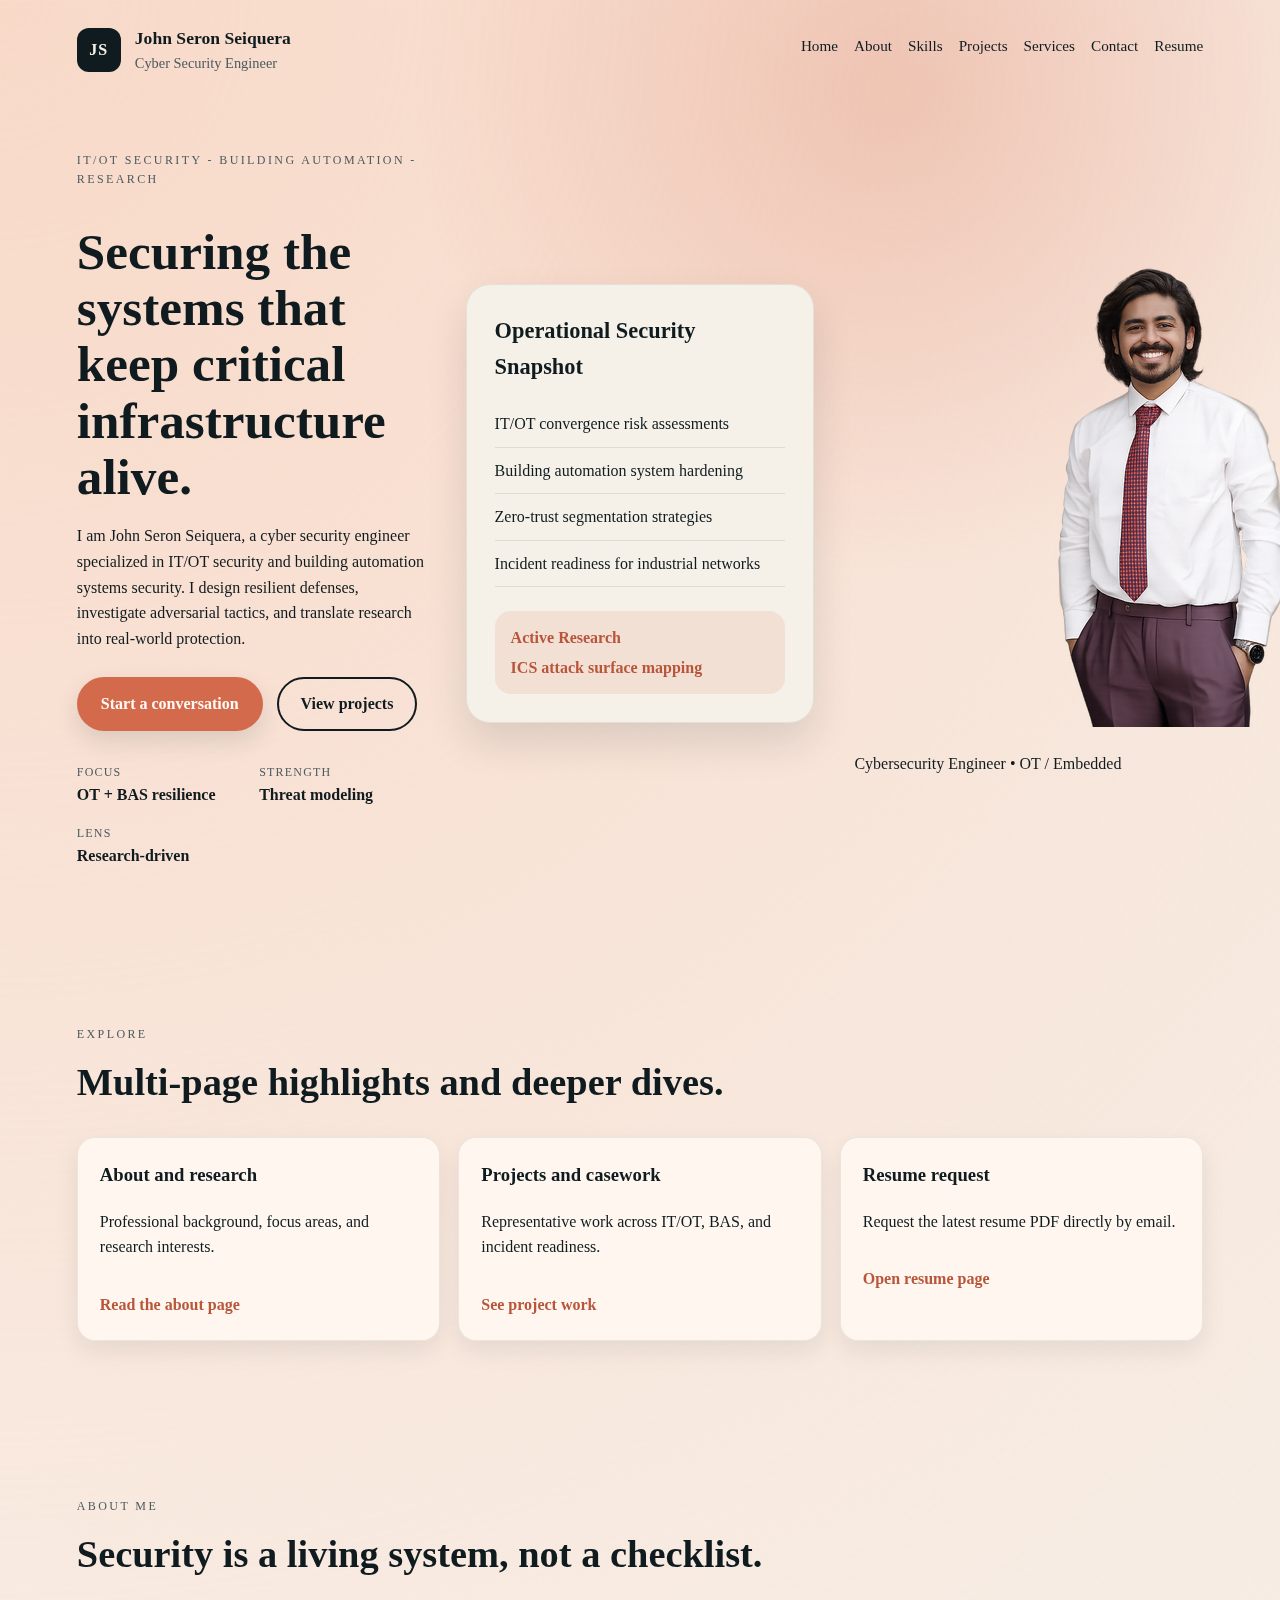
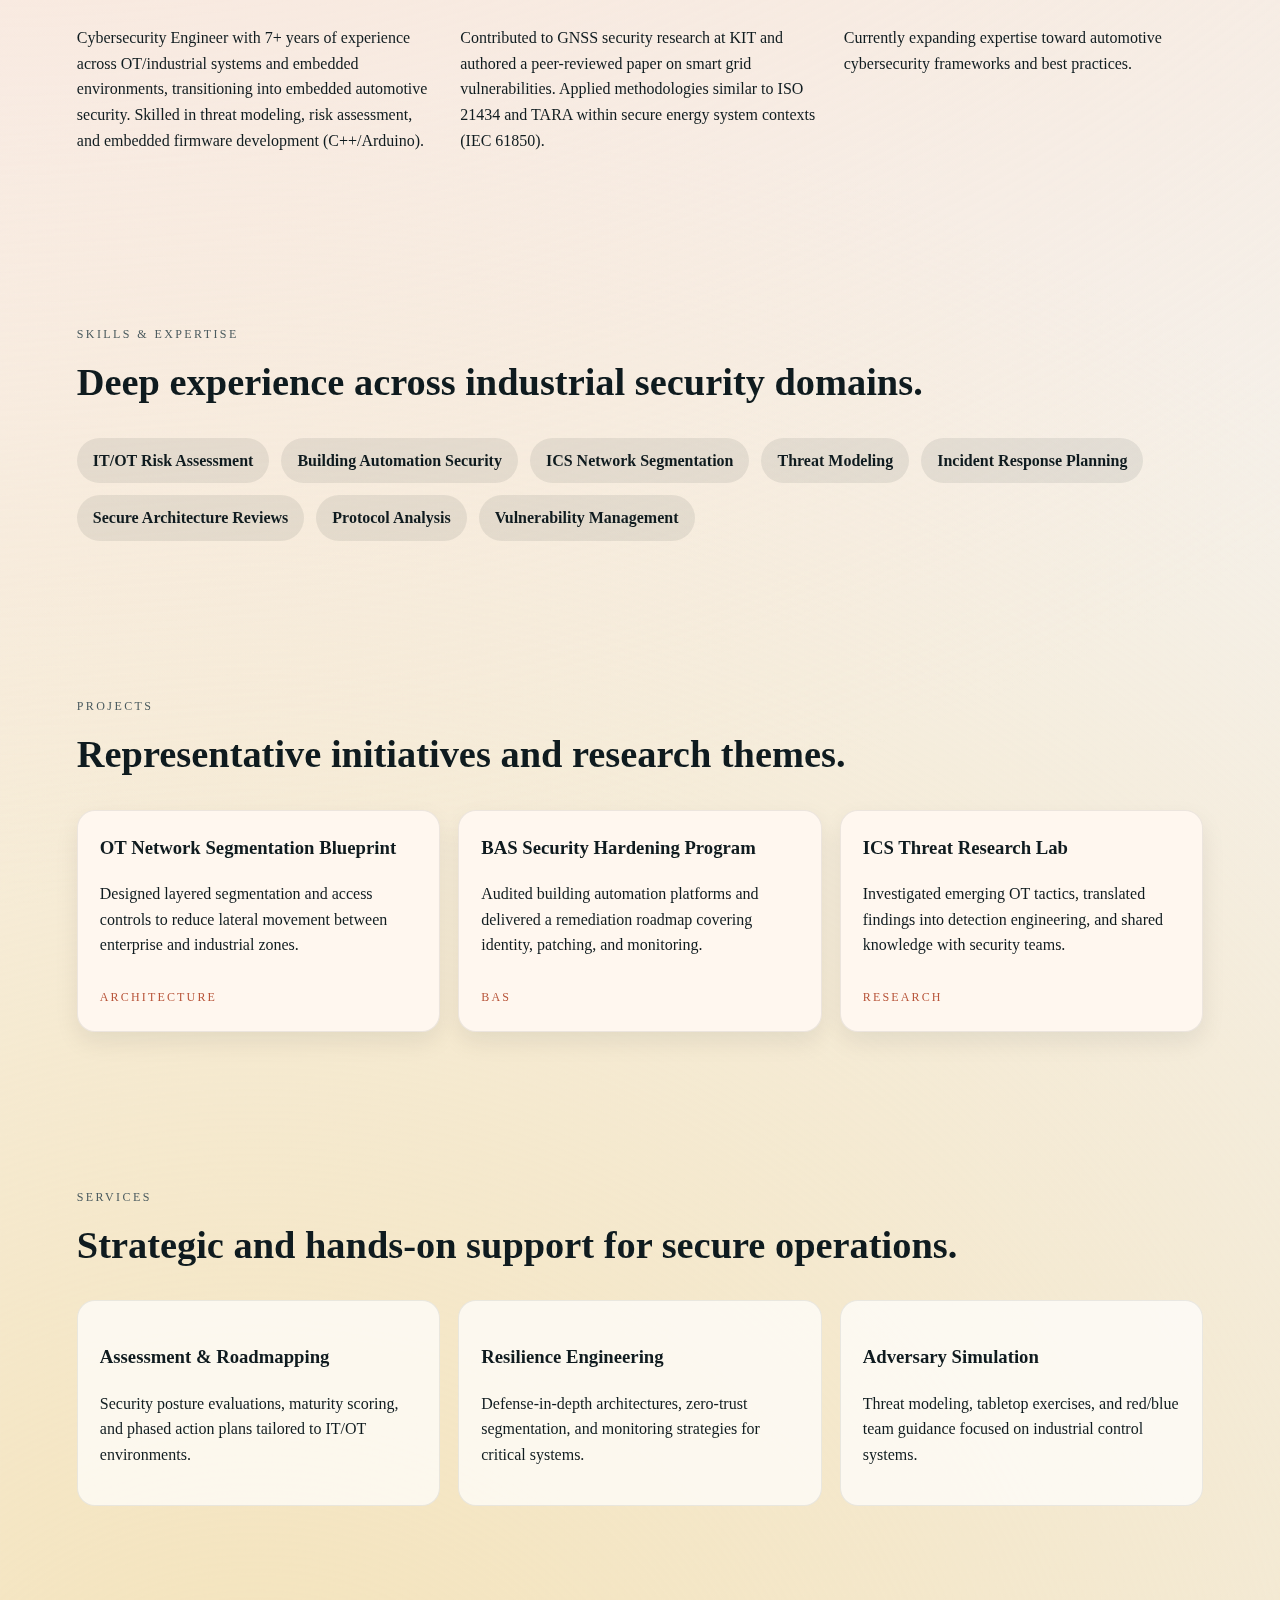
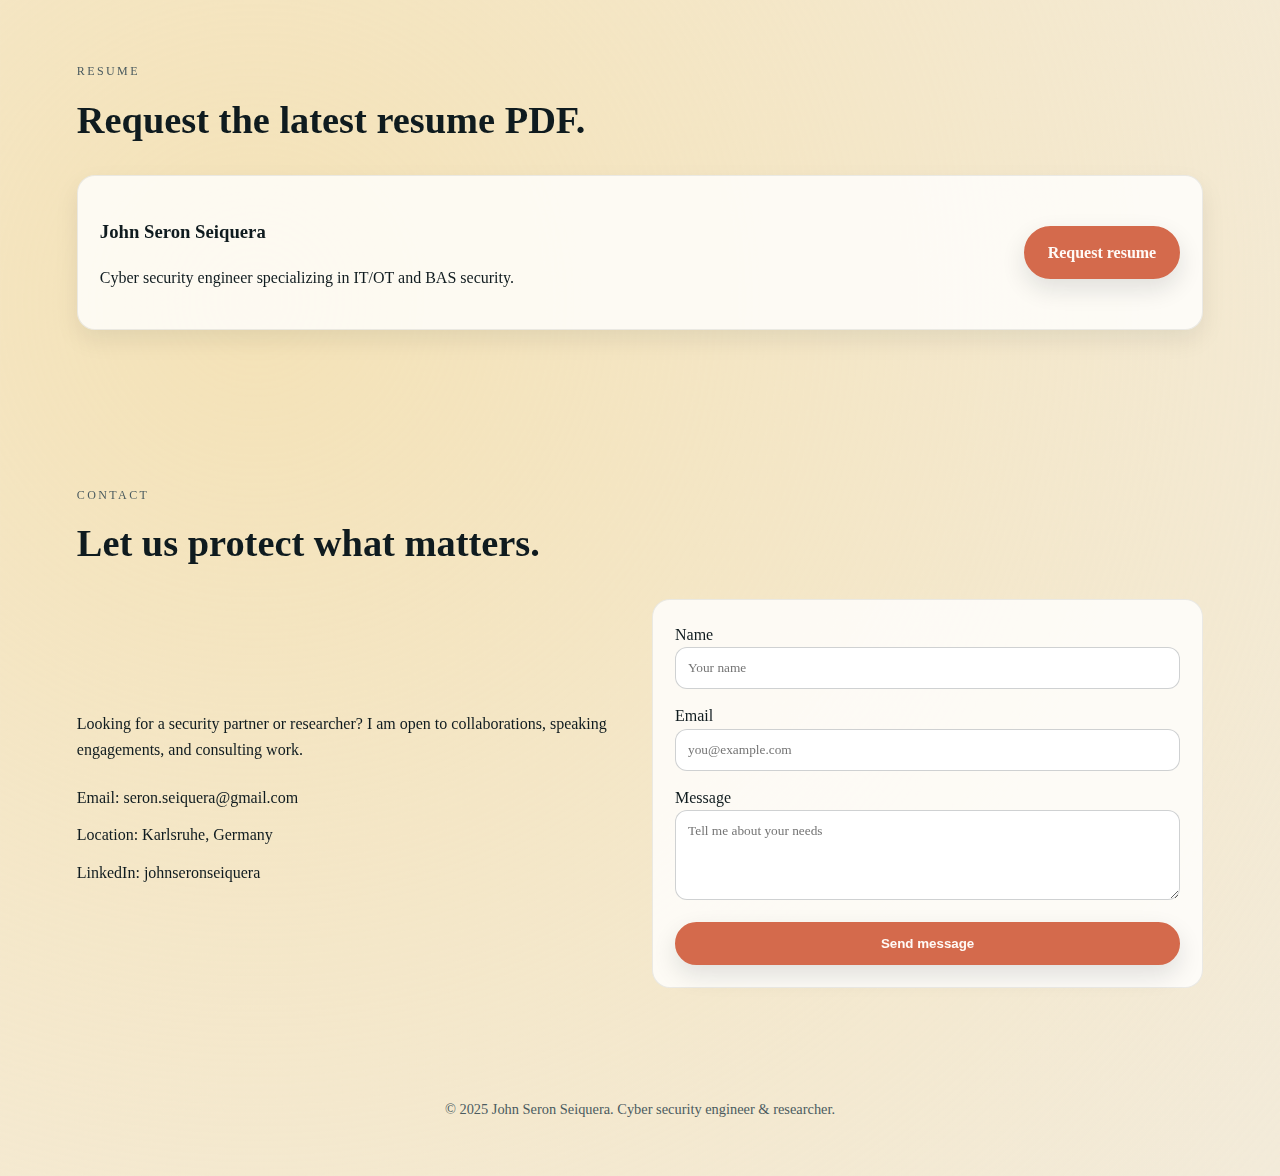
<file: index.html>
﻿<!doctype html>
<html lang="en">
  <head>
    <meta charset="utf-8" />
    <meta name="viewport" content="width=device-width, initial-scale=1" />
    <title>John Seron Seiquera | Cyber Security Engineer</title>
    <link rel="stylesheet" href="styles.css" />
  </head>
  <body>
    <div class="page-glow" aria-hidden="true"></div>

    <header class="site-header">
      <div class="brand">
        <span class="brand-mark">JS</span>
        <div class="brand-text">
          <p class="brand-name">John Seron Seiquera</p>
          <p class="brand-role">Cyber Security Engineer</p>
        </div>
      </div>
      <nav class="site-nav" aria-label="Primary">
        <a href="index.html">Home</a>
        <a href="about.html">About</a>
        <a href="skills.html">Skills</a>
        <a href="projects.html">Projects</a>
        <a href="services.html">Services</a>
        <a href="contact.html">Contact</a>
        <a href="resume.html">Resume</a>
      </nav>
    </header>

    <main>
      <section class="hero">
        <div class="hero-content">
          <p class="hero-kicker">IT/OT Security - Building Automation - Research</p>
          <h1>
            Securing the systems that keep critical infrastructure alive.
          </h1>
          <p class="hero-body">
            I am John Seron Seiquera, a cyber security engineer specialized in
            IT/OT security and building automation systems security. I design
            resilient defenses, investigate adversarial tactics, and translate
            research into real-world protection.
          </p>
          <div class="hero-actions">
            <a class="btn primary" href="contact.html">Start a conversation</a>
            <a class="btn ghost" href="projects.html">View projects</a>
          </div>
          <div class="hero-metrics">
            <div>
              <span class="metric-label">Focus</span>
              <span class="metric-value">OT + BAS resilience</span>
            </div>
            <div>
              <span class="metric-label">Strength</span>
              <span class="metric-value">Threat modeling</span>
            </div>
            <div>
              <span class="metric-label">Lens</span>
              <span class="metric-value">Research-driven</span>
            </div>
          </div>
        </div>
        <div class="hero-card">
          <h2>Operational Security Snapshot</h2>
          <ul>
            <li>IT/OT convergence risk assessments</li>
            <li>Building automation system hardening</li>
            <li>Zero-trust segmentation strategies</li>
            <li>Incident readiness for industrial networks</li>
          </ul>
          <div class="signal">
            <span>Active Research</span>
            <strong>ICS attack surface mapping</strong>
          </div>
        </div>
        <div class="hero-photo">
          <div class="photo-ring">
            <img
              class="profile-photo"
              src="images/john_no_bg_cutout.png"
              alt="John Seron Seiquera"
            />
          </div>
          <p class="photo-caption">Cybersecurity Engineer • OT / Embedded</p>
        </div>
      </section>

      <section class="page-links">
        <div class="section-title">
          <p>Explore</p>
          <h2>Multi-page highlights and deeper dives.</h2>
        </div>
        <div class="cards">
          <article>
            <h3>About and research</h3>
            <p>Professional background, focus areas, and research interests.</p>
            <a class="link-arrow" href="about.html">Read the about page</a>
          </article>
          <article>
            <h3>Projects and casework</h3>
            <p>Representative work across IT/OT, BAS, and incident readiness.</p>
            <a class="link-arrow" href="projects.html">See project work</a>
          </article>
          <article>
            <h3>Resume request</h3>
            <p>Request the latest resume PDF directly by email.</p>
            <a class="link-arrow" href="resume.html">Open resume page</a>
          </article>
        </div>
      </section>

      <section id="about" class="about">
        <div class="section-title">
          <p>About Me</p>
          <h2>Security is a living system, not a checklist.</h2>
        </div>
        <div class="about-grid">
          <p>
            Cybersecurity Engineer with 7+ years of experience across
            OT/industrial systems and embedded environments, transitioning into
            embedded automotive security. Skilled in threat modeling, risk
            assessment, and embedded firmware development (C++/Arduino).
          </p>
          <p>
            Contributed to GNSS security research at KIT and authored a
            peer-reviewed paper on smart grid vulnerabilities. Applied
            methodologies similar to ISO 21434 and TARA within secure energy
            system contexts (IEC 61850).
          </p>
          <p>
            Currently expanding expertise toward automotive cybersecurity
            frameworks and best practices.
          </p>
        </div>
      </section>

      <section id="skills" class="skills">
        <div class="section-title">
          <p>Skills &amp; Expertise</p>
          <h2>Deep experience across industrial security domains.</h2>
        </div>
        <div class="chips">
          <span>IT/OT Risk Assessment</span>
          <span>Building Automation Security</span>
          <span>ICS Network Segmentation</span>
          <span>Threat Modeling</span>
          <span>Incident Response Planning</span>
          <span>Secure Architecture Reviews</span>
          <span>Protocol Analysis</span>
          <span>Vulnerability Management</span>
        </div>
      </section>

      <section id="projects" class="projects">
        <div class="section-title">
          <p>Projects</p>
          <h2>Representative initiatives and research themes.</h2>
        </div>
        <div class="cards">
          <article>
            <h3>OT Network Segmentation Blueprint</h3>
            <p>
              Designed layered segmentation and access controls to reduce
              lateral movement between enterprise and industrial zones.
            </p>
            <span class="tag">Architecture</span>
          </article>
          <article>
            <h3>BAS Security Hardening Program</h3>
            <p>
              Audited building automation platforms and delivered a
              remediation roadmap covering identity, patching, and monitoring.
            </p>
            <span class="tag">BAS</span>
          </article>
          <article>
            <h3>ICS Threat Research Lab</h3>
            <p>
              Investigated emerging OT tactics, translated findings into
              detection engineering, and shared knowledge with security teams.
            </p>
            <span class="tag">Research</span>
          </article>
        </div>
      </section>

      <section id="services" class="services">
        <div class="section-title">
          <p>Services</p>
          <h2>Strategic and hands-on support for secure operations.</h2>
        </div>
        <div class="service-list">
          <div>
            <h3>Assessment &amp; Roadmapping</h3>
            <p>
              Security posture evaluations, maturity scoring, and phased action
              plans tailored to IT/OT environments.
            </p>
          </div>
          <div>
            <h3>Resilience Engineering</h3>
            <p>
              Defense-in-depth architectures, zero-trust segmentation, and
              monitoring strategies for critical systems.
            </p>
          </div>
          <div>
            <h3>Adversary Simulation</h3>
            <p>
              Threat modeling, tabletop exercises, and red/blue team guidance
              focused on industrial control systems.
            </p>
          </div>
        </div>
      </section>

      <section class="resume">
        <div class="section-title">
          <p>Resume</p>
          <h2>Request the latest resume PDF.</h2>
        </div>
        <div class="download-card">
          <div>
            <h3>John Seron Seiquera</h3>
            <p>Cyber security engineer specializing in IT/OT and BAS security.</p>
          </div>
          <a class="btn primary" href="mailto:seron.seiquera@gmail.com">Request resume</a>
        </div>
      </section>

      <section id="contact" class="contact">
        <div class="section-title">
          <p>Contact</p>
          <h2>Let us protect what matters.</h2>
        </div>
        <div class="contact-grid">
          <div class="contact-info">
            <p>
              Looking for a security partner or researcher? I am open to
              collaborations, speaking engagements, and consulting work.
            </p>
            <ul>
              <li>Email: <span>seron.seiquera@gmail.com</span></li>
              <li>Location: <span>Karlsruhe, Germany</span></li>
              <li>
                LinkedIn:
                <span>
                  <a href="https://www.linkedin.com/in/johnseronseiquera/" target="_blank" rel="noreferrer">johnseronseiquera</a>
                </span>
              </li>
            </ul>
          </div>
          <form class="contact-form">
            <label>
              Name
              <input type="text" name="name" placeholder="Your name" />
            </label>
            <label>
              Email
              <input type="email" name="email" placeholder="you@example.com" />
            </label>
            <label>
              Message
              <textarea name="message" rows="4" placeholder="Tell me about your needs"></textarea>
            </label>
            <button type="submit" class="btn primary">Send message</button>
          </form>
        </div>
      </section>
    </main>

    <footer class="site-footer">
      <p>© 2025 John Seron Seiquera. Cyber security engineer &amp; researcher.</p>
    </footer>
  </body>
</html>
</file>
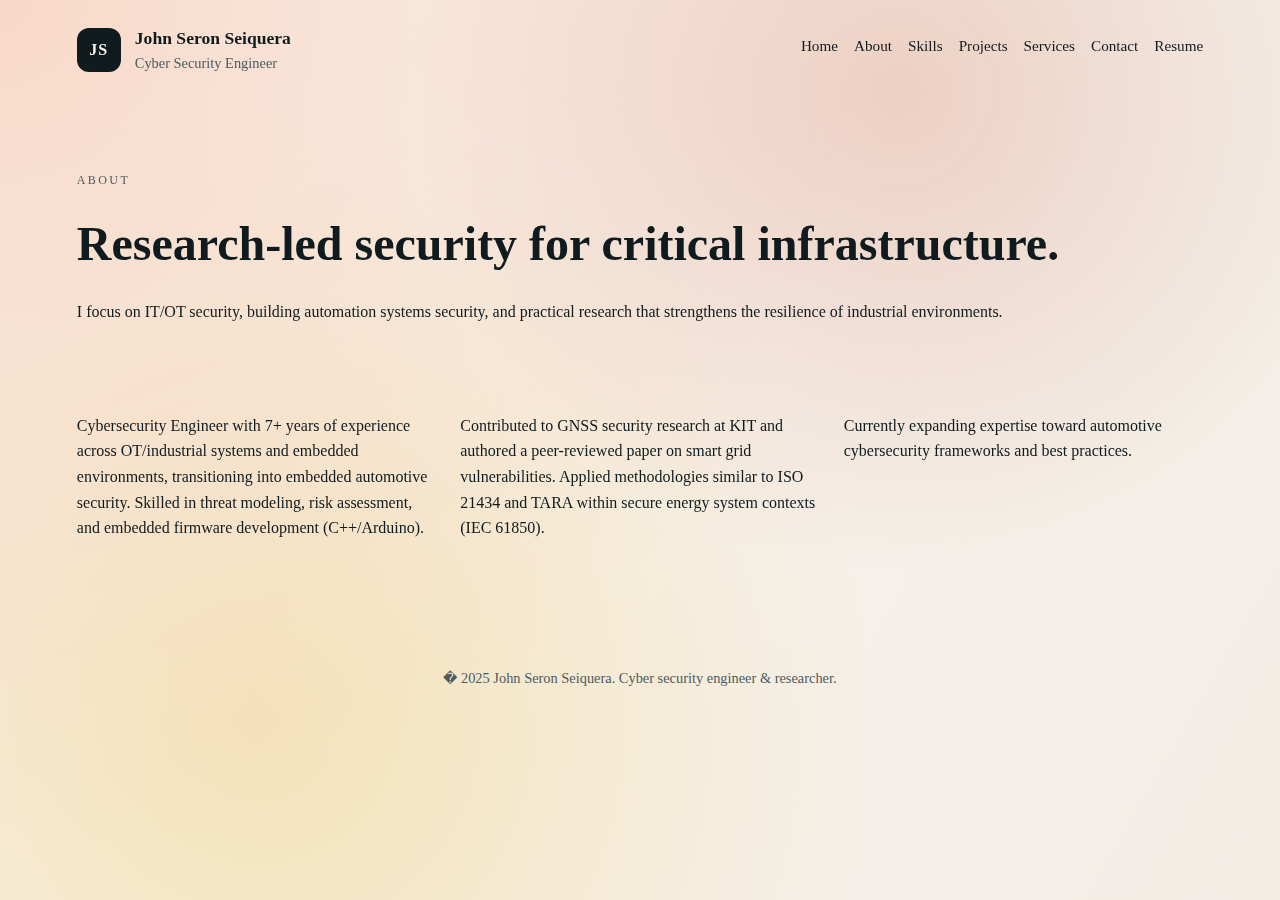
<file: about.html>
<!doctype html>
<html lang="en">
  <head>
    <meta charset="utf-8" />
    <meta name="viewport" content="width=device-width, initial-scale=1" />
    <title>About | John Seron Seiquera</title>
    <link rel="stylesheet" href="styles.css" />
  </head>
  <body>
    <div class="page-glow" aria-hidden="true"></div>

    <header class="site-header">
      <div class="brand">
        <span class="brand-mark">JS</span>
        <div class="brand-text">
          <p class="brand-name">John Seron Seiquera</p>
          <p class="brand-role">Cyber Security Engineer</p>
        </div>
      </div>
      <nav class="site-nav" aria-label="Primary">
        <a href="index.html">Home</a>
        <a href="about.html">About</a>
        <a href="skills.html">Skills</a>
        <a href="projects.html">Projects</a>
        <a href="services.html">Services</a>
        <a href="contact.html">Contact</a>
        <a href="resume.html">Resume</a>
      </nav>
    </header>

    <main>
      <section class="page-hero">
        <p class="hero-kicker">About</p>
        <h1>Research-led security for critical infrastructure.</h1>
        <p>
          I focus on IT/OT security, building automation systems security, and
          practical research that strengthens the resilience of industrial
          environments.
        </p>
      </section>

      <section class="page-body">
        <div class="about-grid">
          <p>
            Cybersecurity Engineer with 7+ years of experience across
            OT/industrial systems and embedded environments, transitioning into
            embedded automotive security. Skilled in threat modeling, risk
            assessment, and embedded firmware development (C++/Arduino).
          </p>
          <p>
            Contributed to GNSS security research at KIT and authored a
            peer-reviewed paper on smart grid vulnerabilities. Applied
            methodologies similar to ISO 21434 and TARA within secure energy
            system contexts (IEC 61850).
          </p>
          <p>
            Currently expanding expertise toward automotive cybersecurity
            frameworks and best practices.
          </p>
        </div>
      </section>
    </main>

    <footer class="site-footer">
      <p>� 2025 John Seron Seiquera. Cyber security engineer &amp; researcher.</p>
    </footer>
  </body>
</html>
</file>
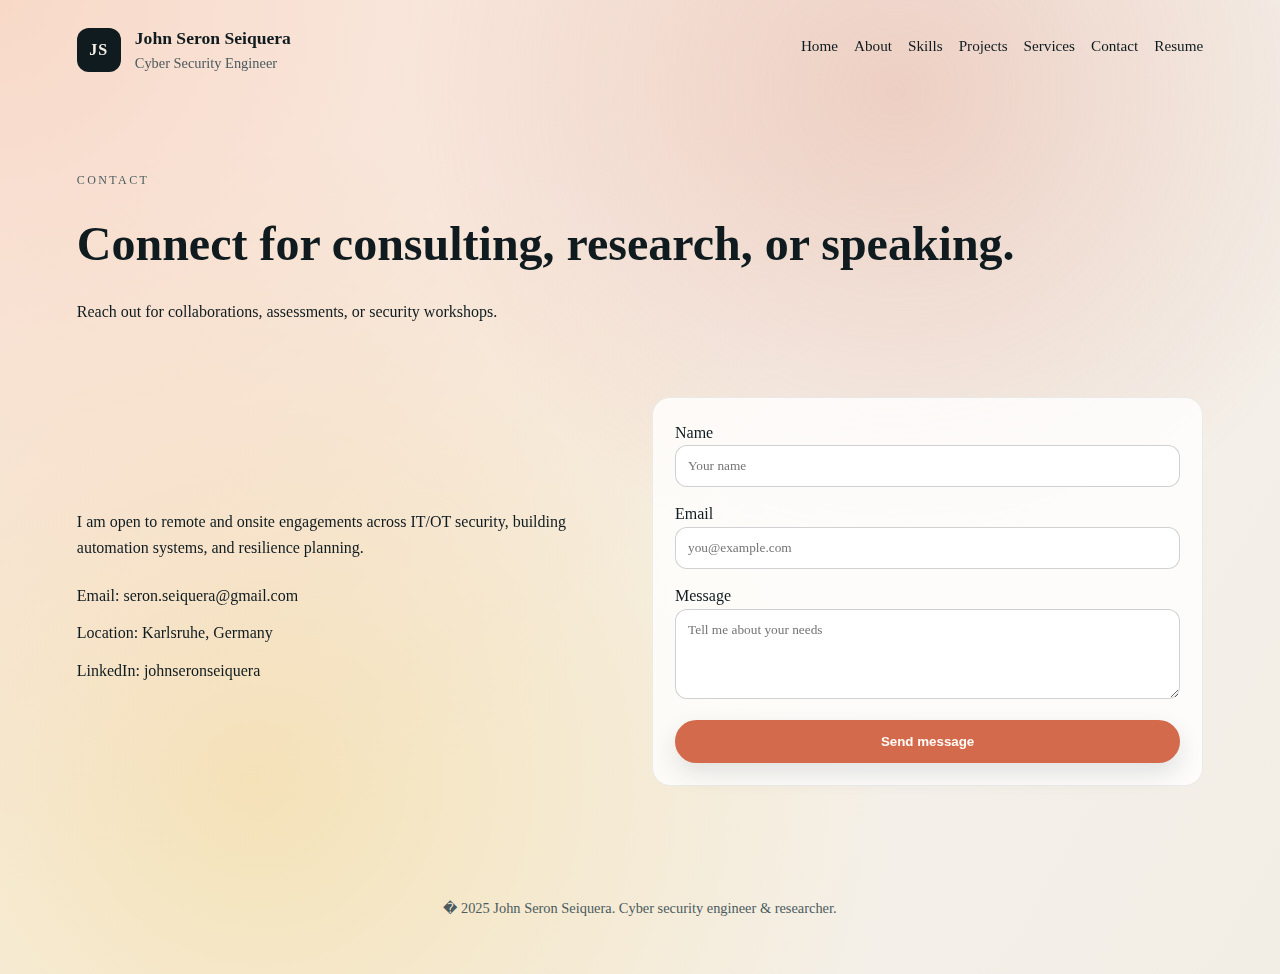
<file: contact.html>
<!doctype html>
<html lang="en">
  <head>
    <meta charset="utf-8" />
    <meta name="viewport" content="width=device-width, initial-scale=1" />
    <title>Contact | John Seron Seiquera</title>
    <link rel="stylesheet" href="styles.css" />
  </head>
  <body>
    <div class="page-glow" aria-hidden="true"></div>

    <header class="site-header">
      <div class="brand">
        <span class="brand-mark">JS</span>
        <div class="brand-text">
          <p class="brand-name">John Seron Seiquera</p>
          <p class="brand-role">Cyber Security Engineer</p>
        </div>
      </div>
      <nav class="site-nav" aria-label="Primary">
        <a href="index.html">Home</a>
        <a href="about.html">About</a>
        <a href="skills.html">Skills</a>
        <a href="projects.html">Projects</a>
        <a href="services.html">Services</a>
        <a href="contact.html">Contact</a>
        <a href="resume.html">Resume</a>
      </nav>
    </header>

    <main>
      <section class="page-hero">
        <p class="hero-kicker">Contact</p>
        <h1>Connect for consulting, research, or speaking.</h1>
        <p>
          Reach out for collaborations, assessments, or security workshops.
        </p>
      </section>

      <section class="page-body">
        <div class="contact-grid">
          <div class="contact-info">
            <p>
              I am open to remote and onsite engagements across IT/OT security,
              building automation systems, and resilience planning.
            </p>
            <ul>
              <li>Email: <span>seron.seiquera@gmail.com</span></li>
              <li>Location: <span>Karlsruhe, Germany</span></li>
              <li>
                LinkedIn:
                <span>
                  <a href="https://www.linkedin.com/in/johnseronseiquera/" target="_blank" rel="noreferrer">johnseronseiquera</a>
                </span>
              </li>
            </ul>
          </div>
          <form class="contact-form">
            <label>
              Name
              <input type="text" name="name" placeholder="Your name" />
            </label>
            <label>
              Email
              <input type="email" name="email" placeholder="you@example.com" />
            </label>
            <label>
              Message
              <textarea name="message" rows="4" placeholder="Tell me about your needs"></textarea>
            </label>
            <button type="submit" class="btn primary">Send message</button>
          </form>
        </div>
      </section>
    </main>

    <footer class="site-footer">
      <p>� 2025 John Seron Seiquera. Cyber security engineer &amp; researcher.</p>
    </footer>
  </body>
</html>
</file>
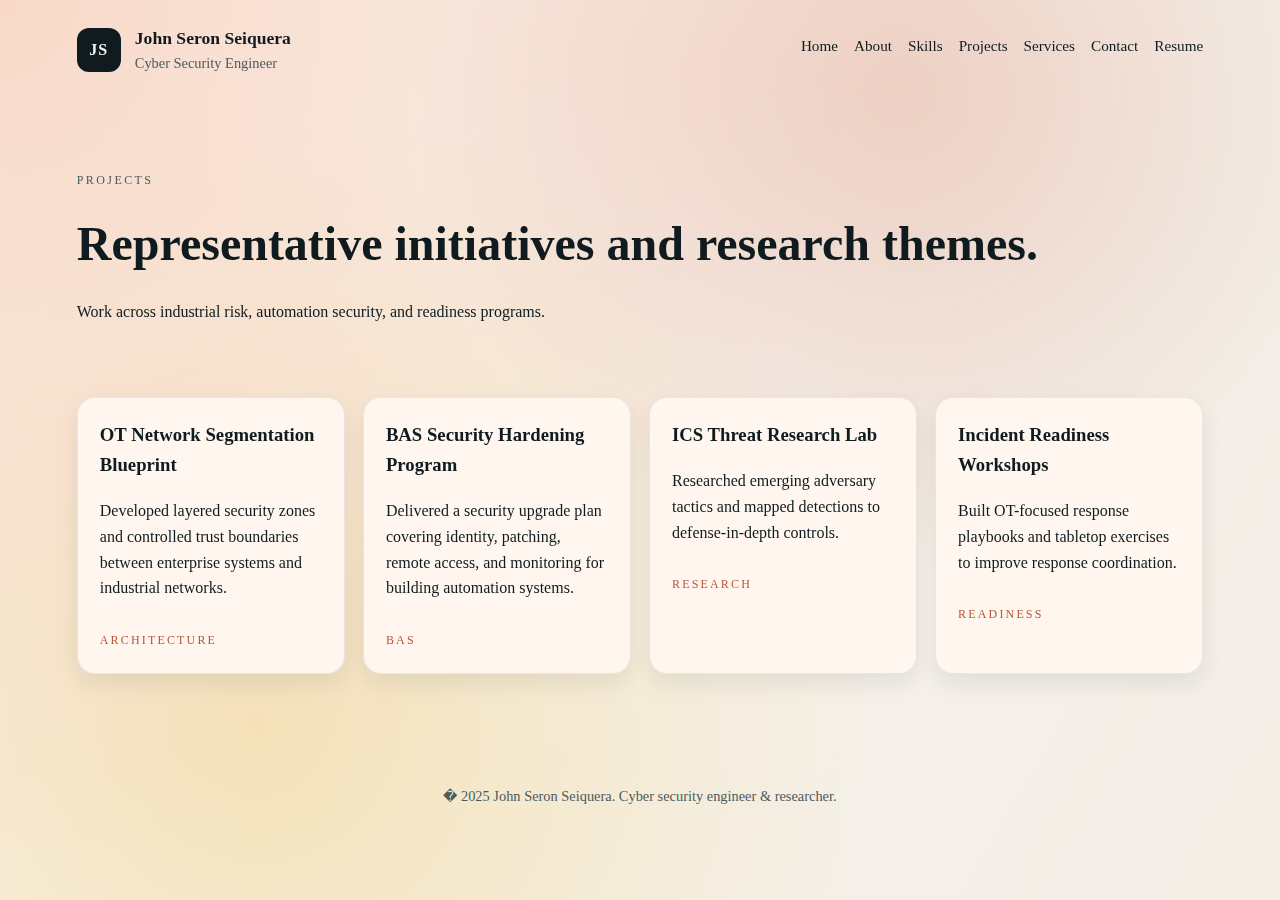
<file: projects.html>
<!doctype html>
<html lang="en">
  <head>
    <meta charset="utf-8" />
    <meta name="viewport" content="width=device-width, initial-scale=1" />
    <title>Projects | John Seron Seiquera</title>
    <link rel="stylesheet" href="styles.css" />
  </head>
  <body>
    <div class="page-glow" aria-hidden="true"></div>

    <header class="site-header">
      <div class="brand">
        <span class="brand-mark">JS</span>
        <div class="brand-text">
          <p class="brand-name">John Seron Seiquera</p>
          <p class="brand-role">Cyber Security Engineer</p>
        </div>
      </div>
      <nav class="site-nav" aria-label="Primary">
        <a href="index.html">Home</a>
        <a href="about.html">About</a>
        <a href="skills.html">Skills</a>
        <a href="projects.html">Projects</a>
        <a href="services.html">Services</a>
        <a href="contact.html">Contact</a>
        <a href="resume.html">Resume</a>
      </nav>
    </header>

    <main>
      <section class="page-hero">
        <p class="hero-kicker">Projects</p>
        <h1>Representative initiatives and research themes.</h1>
        <p>
          Work across industrial risk, automation security, and readiness
          programs.
        </p>
      </section>

      <section class="page-body">
        <div class="cards">
          <article>
            <h3>OT Network Segmentation Blueprint</h3>
            <p>
              Developed layered security zones and controlled trust boundaries
              between enterprise systems and industrial networks.
            </p>
            <span class="tag">Architecture</span>
          </article>
          <article>
            <h3>BAS Security Hardening Program</h3>
            <p>
              Delivered a security upgrade plan covering identity, patching,
              remote access, and monitoring for building automation systems.
            </p>
            <span class="tag">BAS</span>
          </article>
          <article>
            <h3>ICS Threat Research Lab</h3>
            <p>
              Researched emerging adversary tactics and mapped detections to
              defense-in-depth controls.
            </p>
            <span class="tag">Research</span>
          </article>
          <article>
            <h3>Incident Readiness Workshops</h3>
            <p>
              Built OT-focused response playbooks and tabletop exercises to
              improve response coordination.
            </p>
            <span class="tag">Readiness</span>
          </article>
        </div>
      </section>
    </main>

    <footer class="site-footer">
      <p>� 2025 John Seron Seiquera. Cyber security engineer &amp; researcher.</p>
    </footer>
  </body>
</html>
</file>
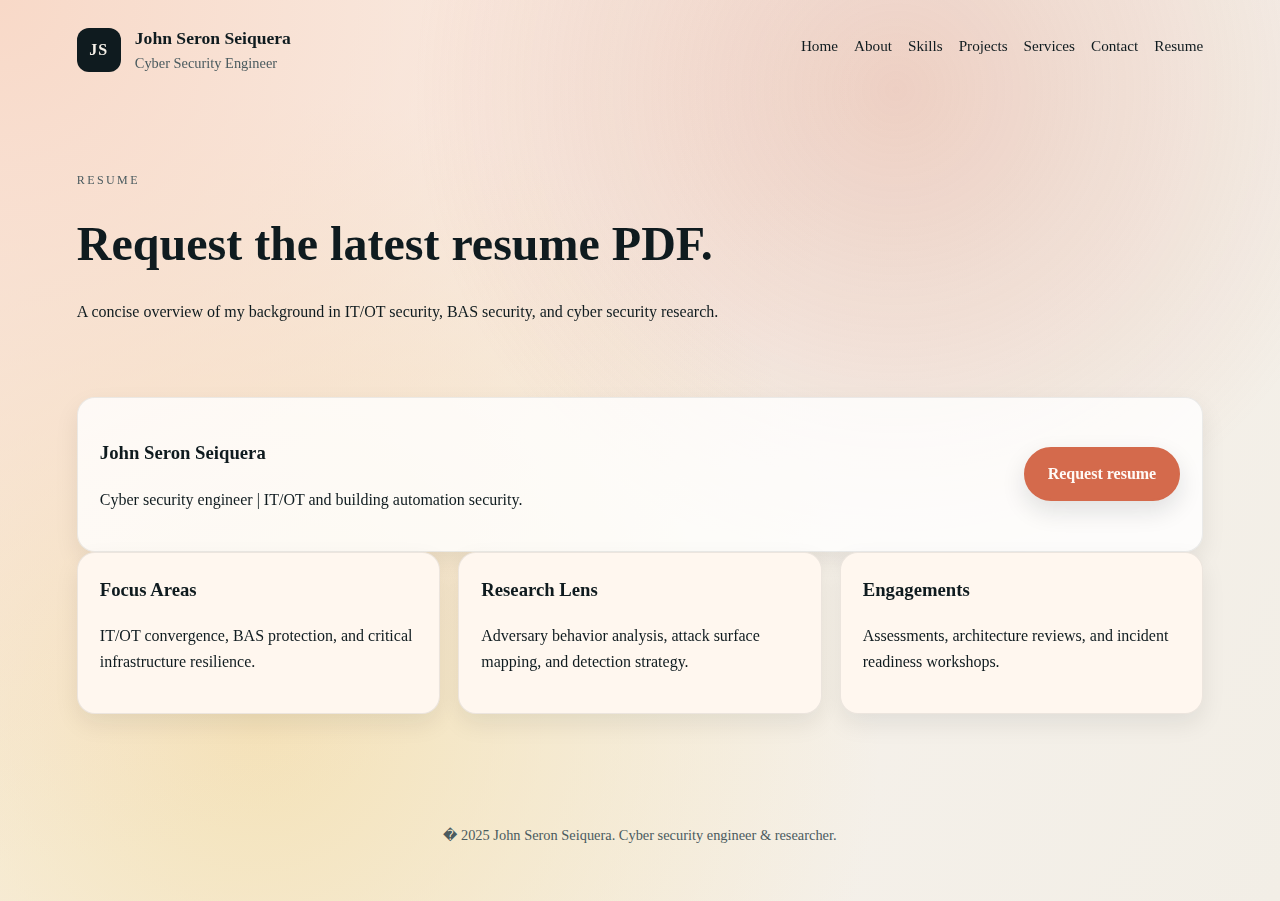
<file: resume.html>
<!doctype html>
<html lang="en">
  <head>
    <meta charset="utf-8" />
    <meta name="viewport" content="width=device-width, initial-scale=1" />
    <title>Resume | John Seron Seiquera</title>
    <link rel="stylesheet" href="styles.css" />
  </head>
  <body>
    <div class="page-glow" aria-hidden="true"></div>

    <header class="site-header">
      <div class="brand">
        <span class="brand-mark">JS</span>
        <div class="brand-text">
          <p class="brand-name">John Seron Seiquera</p>
          <p class="brand-role">Cyber Security Engineer</p>
        </div>
      </div>
      <nav class="site-nav" aria-label="Primary">
        <a href="index.html">Home</a>
        <a href="about.html">About</a>
        <a href="skills.html">Skills</a>
        <a href="projects.html">Projects</a>
        <a href="services.html">Services</a>
        <a href="contact.html">Contact</a>
        <a href="resume.html">Resume</a>
      </nav>
    </header>

    <main>
      <section class="page-hero">
        <p class="hero-kicker">Resume</p>
        <h1>Request the latest resume PDF.</h1>
        <p>
          A concise overview of my background in IT/OT security, BAS security,
          and cyber security research.
        </p>
      </section>

      <section class="page-body">
        <div class="download-card">
          <div>
            <h3>John Seron Seiquera</h3>
            <p>Cyber security engineer | IT/OT and building automation security.</p>
          </div>
          <a class="btn primary" href="mailto:seron.seiquera@gmail.com">Request resume</a>
        </div>

        <div class="cards">
          <article>
            <h3>Focus Areas</h3>
            <p>IT/OT convergence, BAS protection, and critical infrastructure resilience.</p>
          </article>
          <article>
            <h3>Research Lens</h3>
            <p>Adversary behavior analysis, attack surface mapping, and detection strategy.</p>
          </article>
          <article>
            <h3>Engagements</h3>
            <p>Assessments, architecture reviews, and incident readiness workshops.</p>
          </article>
        </div>
      </section>
    </main>

    <footer class="site-footer">
      <p>� 2025 John Seron Seiquera. Cyber security engineer &amp; researcher.</p>
    </footer>
  </body>
</html>
</file>
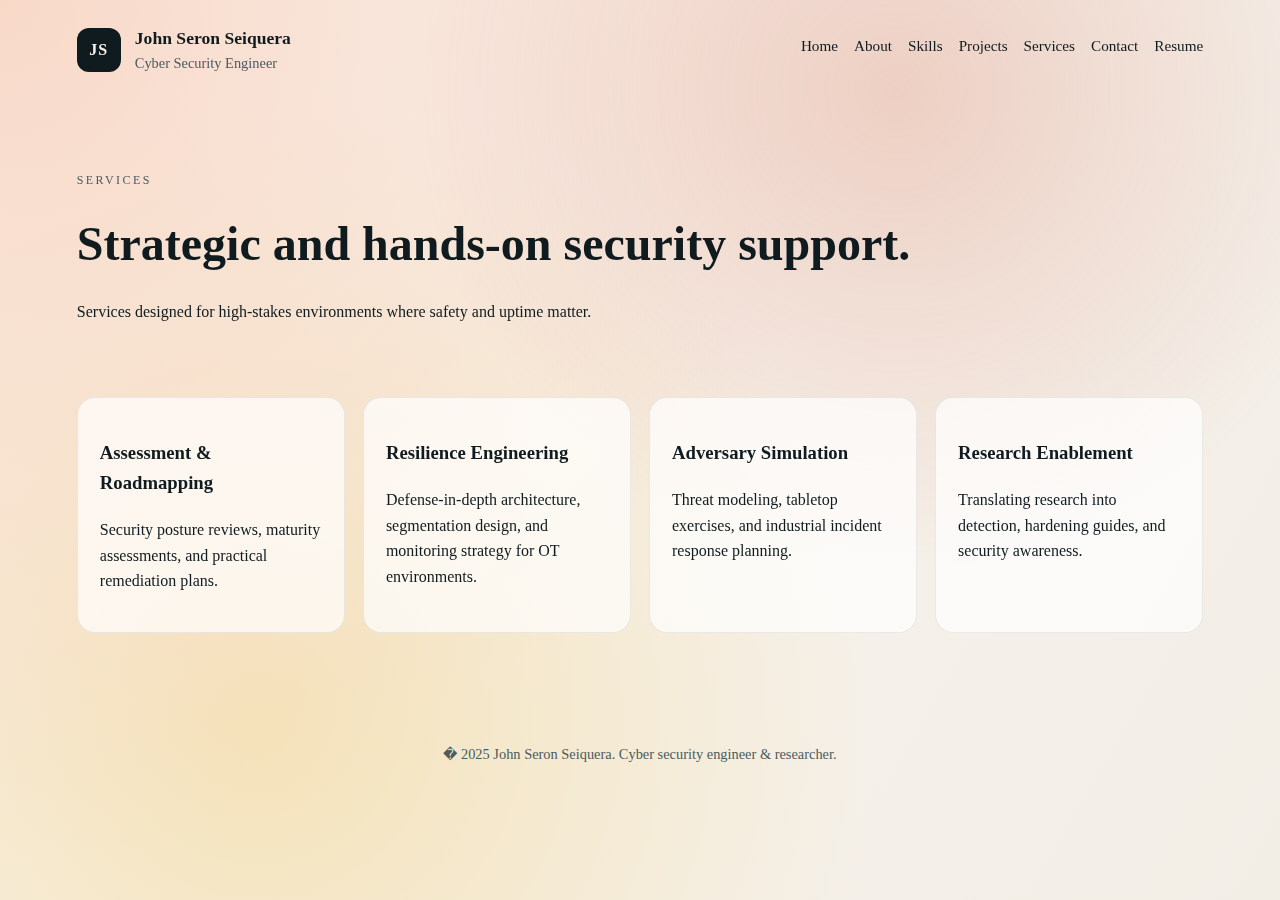
<file: services.html>
<!doctype html>
<html lang="en">
  <head>
    <meta charset="utf-8" />
    <meta name="viewport" content="width=device-width, initial-scale=1" />
    <title>Services | John Seron Seiquera</title>
    <link rel="stylesheet" href="styles.css" />
  </head>
  <body>
    <div class="page-glow" aria-hidden="true"></div>

    <header class="site-header">
      <div class="brand">
        <span class="brand-mark">JS</span>
        <div class="brand-text">
          <p class="brand-name">John Seron Seiquera</p>
          <p class="brand-role">Cyber Security Engineer</p>
        </div>
      </div>
      <nav class="site-nav" aria-label="Primary">
        <a href="index.html">Home</a>
        <a href="about.html">About</a>
        <a href="skills.html">Skills</a>
        <a href="projects.html">Projects</a>
        <a href="services.html">Services</a>
        <a href="contact.html">Contact</a>
        <a href="resume.html">Resume</a>
      </nav>
    </header>

    <main>
      <section class="page-hero">
        <p class="hero-kicker">Services</p>
        <h1>Strategic and hands-on security support.</h1>
        <p>
          Services designed for high-stakes environments where safety and
          uptime matter.
        </p>
      </section>

      <section class="page-body">
        <div class="service-list">
          <div>
            <h3>Assessment &amp; Roadmapping</h3>
            <p>
              Security posture reviews, maturity assessments, and practical
              remediation plans.
            </p>
          </div>
          <div>
            <h3>Resilience Engineering</h3>
            <p>
              Defense-in-depth architecture, segmentation design, and monitoring
              strategy for OT environments.
            </p>
          </div>
          <div>
            <h3>Adversary Simulation</h3>
            <p>
              Threat modeling, tabletop exercises, and industrial incident
              response planning.
            </p>
          </div>
          <div>
            <h3>Research Enablement</h3>
            <p>
              Translating research into detection, hardening guides, and
              security awareness.
            </p>
          </div>
        </div>
      </section>
    </main>

    <footer class="site-footer">
      <p>� 2025 John Seron Seiquera. Cyber security engineer &amp; researcher.</p>
    </footer>
  </body>
</html>
</file>
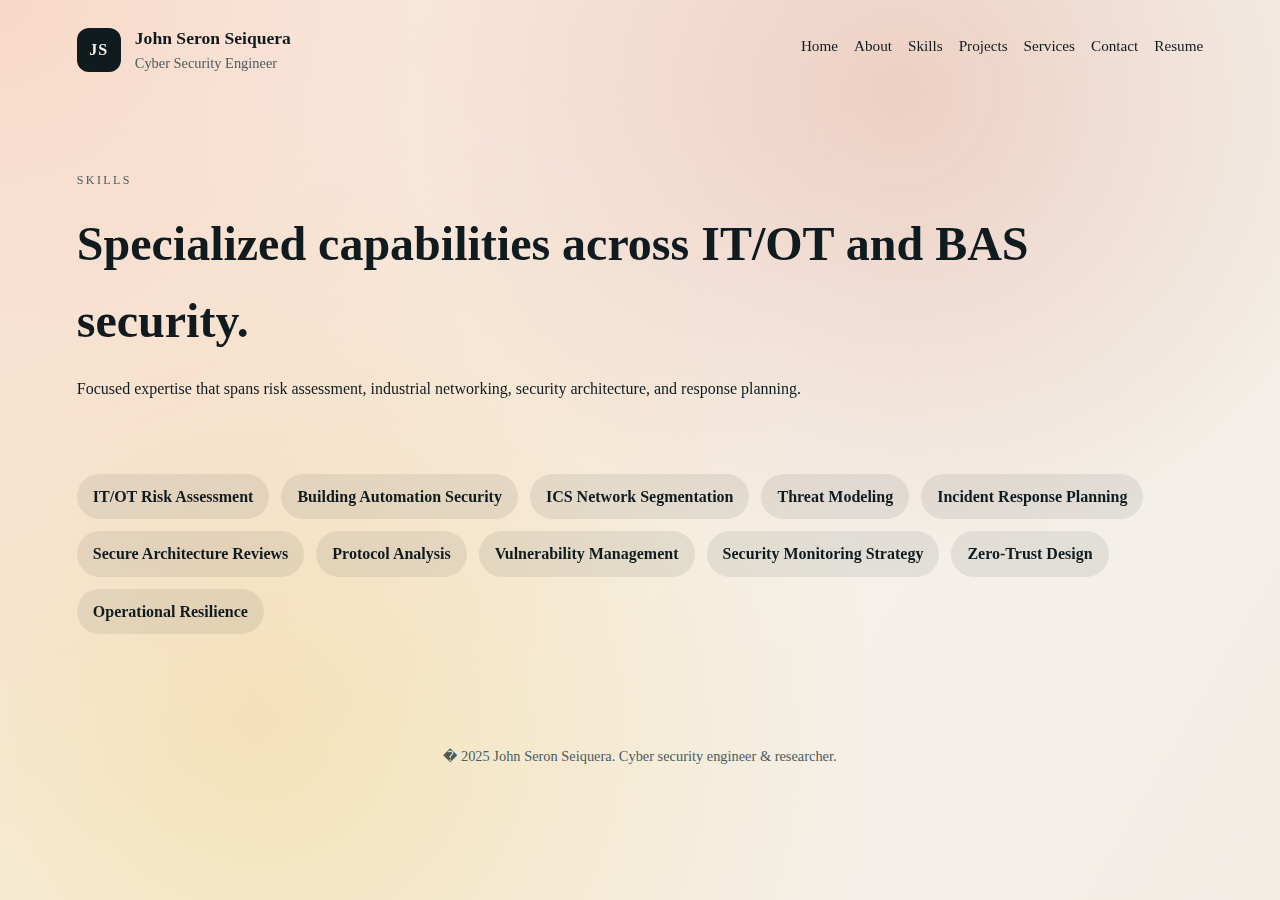
<file: skills.html>
<!doctype html>
<html lang="en">
  <head>
    <meta charset="utf-8" />
    <meta name="viewport" content="width=device-width, initial-scale=1" />
    <title>Skills | John Seron Seiquera</title>
    <link rel="stylesheet" href="styles.css" />
  </head>
  <body>
    <div class="page-glow" aria-hidden="true"></div>

    <header class="site-header">
      <div class="brand">
        <span class="brand-mark">JS</span>
        <div class="brand-text">
          <p class="brand-name">John Seron Seiquera</p>
          <p class="brand-role">Cyber Security Engineer</p>
        </div>
      </div>
      <nav class="site-nav" aria-label="Primary">
        <a href="index.html">Home</a>
        <a href="about.html">About</a>
        <a href="skills.html">Skills</a>
        <a href="projects.html">Projects</a>
        <a href="services.html">Services</a>
        <a href="contact.html">Contact</a>
        <a href="resume.html">Resume</a>
      </nav>
    </header>

    <main>
      <section class="page-hero">
        <p class="hero-kicker">Skills</p>
        <h1>Specialized capabilities across IT/OT and BAS security.</h1>
        <p>
          Focused expertise that spans risk assessment, industrial networking,
          security architecture, and response planning.
        </p>
      </section>

      <section class="page-body">
        <div class="chips">
          <span>IT/OT Risk Assessment</span>
          <span>Building Automation Security</span>
          <span>ICS Network Segmentation</span>
          <span>Threat Modeling</span>
          <span>Incident Response Planning</span>
          <span>Secure Architecture Reviews</span>
          <span>Protocol Analysis</span>
          <span>Vulnerability Management</span>
          <span>Security Monitoring Strategy</span>
          <span>Zero-Trust Design</span>
          <span>Operational Resilience</span>
        </div>
      </section>
    </main>

    <footer class="site-footer">
      <p>� 2025 John Seron Seiquera. Cyber security engineer &amp; researcher.</p>
    </footer>
  </body>
</html>
</file>
<file: styles.css>
:root {
  --ink: #0f1b1f;
  --muted: #4b5b5f;
  --accent: #d46a4c;
  --accent-dark: #b8553a;
  --paper: #f6f1e8;
  --shadow: rgba(15, 27, 31, 0.12);
  --glow: rgba(212, 106, 76, 0.25);
}

*,
*::before,
*::after {
  box-sizing: border-box;
}

body {
  margin: 0;
  min-height: 100vh;
  font-family: "Palatino Linotype", "Book Antiqua", Palatino, "Georgia", serif;
  color: var(--ink);
  background: radial-gradient(circle at top left, #f8d9c8, transparent 55%),
    radial-gradient(circle at 20% 80%, #f4e2b7, transparent 50%),
    linear-gradient(120deg, #f9f4ef 20%, #f2eee6 100%);
  line-height: 1.6;
}

a {
  color: inherit;
  text-decoration: none;
}

.page-glow {
  position: fixed;
  inset: 0;
  background: radial-gradient(circle at 70% 10%, var(--glow), transparent 40%);
  pointer-events: none;
  z-index: 0;
  animation: glowPulse 10s ease-in-out infinite;
}

.site-header {
  position: relative;
  z-index: 1;
  display: flex;
  align-items: center;
  justify-content: space-between;
  padding: 24px 6vw;
  gap: 24px;
}

.brand {
  display: flex;
  align-items: center;
  gap: 14px;
}

.brand-mark {
  display: inline-flex;
  align-items: center;
  justify-content: center;
  width: 44px;
  height: 44px;
  border-radius: 12px;
  background: var(--ink);
  color: var(--paper);
  font-weight: 700;
  letter-spacing: 1px;
}

.brand-name {
  margin: 0;
  font-weight: 700;
  font-size: 1.1rem;
}

.brand-role {
  margin: 0;
  color: var(--muted);
  font-size: 0.9rem;
}

.site-nav {
  display: flex;
  flex-wrap: wrap;
  gap: 16px;
  font-size: 0.95rem;
}

.site-nav a {
  padding-bottom: 4px;
  border-bottom: 2px solid transparent;
  transition: border-color 0.2s ease, color 0.2s ease;
}

.site-nav a:hover {
  color: var(--accent-dark);
  border-color: var(--accent);
}

main {
  position: relative;
  z-index: 1;
}

section {
  padding: 72px 6vw;
}

.hero {
  display: grid;
  grid-template-columns: repeat(auto-fit, minmax(280px, 1fr));
  gap: 40px;
  align-items: center;
  padding-top: 40px;
}

.hero-content h1 {
  font-size: clamp(2.6rem, 4vw, 3.6rem);
  line-height: 1.1;
  margin-bottom: 18px;
}

.hero-kicker {
  text-transform: uppercase;
  letter-spacing: 0.2em;
  font-size: 0.75rem;
  color: var(--muted);
  margin-bottom: 16px;
}

.hero-body {
  margin-bottom: 26px;
}

.hero-actions {
  display: flex;
  flex-wrap: wrap;
  gap: 14px;
  margin-bottom: 32px;
}

.btn {
  padding: 12px 22px;
  border-radius: 999px;
  border: 2px solid var(--ink);
  font-weight: 600;
  transition: transform 0.2s ease, box-shadow 0.2s ease;
}

.btn.primary {
  background: var(--accent);
  border-color: var(--accent);
  color: #fffaf6;
  box-shadow: 0 10px 24px var(--shadow);
}

.btn.ghost {
  background: transparent;
}

.btn:hover {
  transform: translateY(-2px);
}

.hero-metrics {
  display: grid;
  grid-template-columns: repeat(auto-fit, minmax(140px, 1fr));
  gap: 16px;
}

.metric-label {
  display: block;
  font-size: 0.75rem;
  text-transform: uppercase;
  letter-spacing: 0.1em;
  color: var(--muted);
}

.metric-value {
  font-weight: 600;
}

.hero-card {
  background: var(--paper);
  padding: 28px;
  border-radius: 24px;
  box-shadow: 0 20px 40px var(--shadow);
  border: 1px solid rgba(15, 27, 31, 0.08);
}

.hero-card h2 {
  margin-top: 0;
  margin-bottom: 16px;
  font-size: 1.4rem;
}

.hero-card ul {
  list-style: none;
  padding: 0;
  margin: 0 0 24px;
}

.hero-card li {
  padding: 10px 0;
  border-bottom: 1px solid rgba(15, 27, 31, 0.1);
}

.signal {
  display: flex;
  flex-direction: column;
  gap: 4px;
  padding: 14px 16px;
  border-radius: 16px;
  background: rgba(212, 106, 76, 0.12);
  color: var(--accent-dark);
  font-weight: 600;
}

.section-title p {
  text-transform: uppercase;
  letter-spacing: 0.2em;
  color: var(--muted);
  font-size: 0.75rem;
  margin-bottom: 8px;
}

.section-title h2 {
  margin: 0 0 24px;
  font-size: clamp(1.8rem, 3vw, 2.5rem);
}

.about-grid {
  display: grid;
  gap: 24px;
  grid-template-columns: repeat(auto-fit, minmax(260px, 1fr));
}

.skills .chips,
.page-body .chips {
  display: flex;
  flex-wrap: wrap;
  gap: 12px;
}

.skills .chips span,
.page-body .chips span {
  padding: 10px 16px;
  border-radius: 999px;
  background: rgba(15, 27, 31, 0.08);
  font-weight: 600;
}

.cards {
  display: grid;
  gap: 18px;
  grid-template-columns: repeat(auto-fit, minmax(240px, 1fr));
}

.cards article {
  padding: 22px;
  border-radius: 18px;
  background: #fff7ef;
  border: 1px solid rgba(15, 27, 31, 0.08);
  box-shadow: 0 10px 24px rgba(15, 27, 31, 0.08);
}

.cards h3 {
  margin-top: 0;
}

.tag {
  display: inline-block;
  margin-top: 14px;
  font-size: 0.75rem;
  text-transform: uppercase;
  letter-spacing: 0.18em;
  color: var(--accent-dark);
}

.services .service-list,
.page-body .service-list {
  display: grid;
  gap: 18px;
  grid-template-columns: repeat(auto-fit, minmax(240px, 1fr));
}

.services .service-list div,
.page-body .service-list div {
  padding: 22px;
  border-radius: 18px;
  background: rgba(255, 255, 255, 0.7);
  border: 1px solid rgba(15, 27, 31, 0.08);
}

.contact-grid {
  display: grid;
  gap: 24px;
  grid-template-columns: repeat(auto-fit, minmax(260px, 1fr));
  align-items: center;
}

.contact-info ul {
  list-style: none;
  padding: 0;
  margin: 16px 0 0;
}

.contact-info li {
  padding: 6px 0;
}

.contact-form {
  display: grid;
  gap: 14px;
  background: rgba(255, 255, 255, 0.8);
  padding: 22px;
  border-radius: 18px;
  border: 1px solid rgba(15, 27, 31, 0.08);
}

.contact-form input,
.contact-form textarea {
  width: 100%;
  padding: 12px;
  border-radius: 12px;
  border: 1px solid rgba(15, 27, 31, 0.2);
  font-family: inherit;
}

.page-hero {
  padding: 60px 6vw 32px;
}

.page-hero h1 {
  font-size: clamp(2.2rem, 4vw, 3rem);
  margin: 0 0 16px;
}

.page-body {
  padding-top: 24px;
}

.page-links .cards article {
  position: relative;
}

.link-arrow {
  display: inline-flex;
  margin-top: 16px;
  font-weight: 600;
  color: var(--accent-dark);
}

.download-card {
  display: flex;
  align-items: center;
  justify-content: space-between;
  gap: 18px;
  padding: 22px;
  border-radius: 18px;
  background: rgba(255, 255, 255, 0.8);
  border: 1px solid rgba(15, 27, 31, 0.08);
  box-shadow: 0 10px 24px rgba(15, 27, 31, 0.08);
}

.site-footer {
  padding: 24px 6vw 40px;
  text-align: center;
  color: var(--muted);
  font-size: 0.9rem;
}

@keyframes glowPulse {
  0%,
  100% {
    opacity: 0.7;
  }
  50% {
    opacity: 1;
  }
}

@media (max-width: 860px) {
  .site-header {
    flex-direction: column;
    align-items: flex-start;
  }

  .site-nav {
    justify-content: flex-start;
  }

  .download-card {
    flex-direction: column;
    align-items: flex-start;
  }
}

@media (max-width: 640px) {
  .hero-actions {
    flex-direction: column;
    align-items: stretch;
  }
}
</file>
